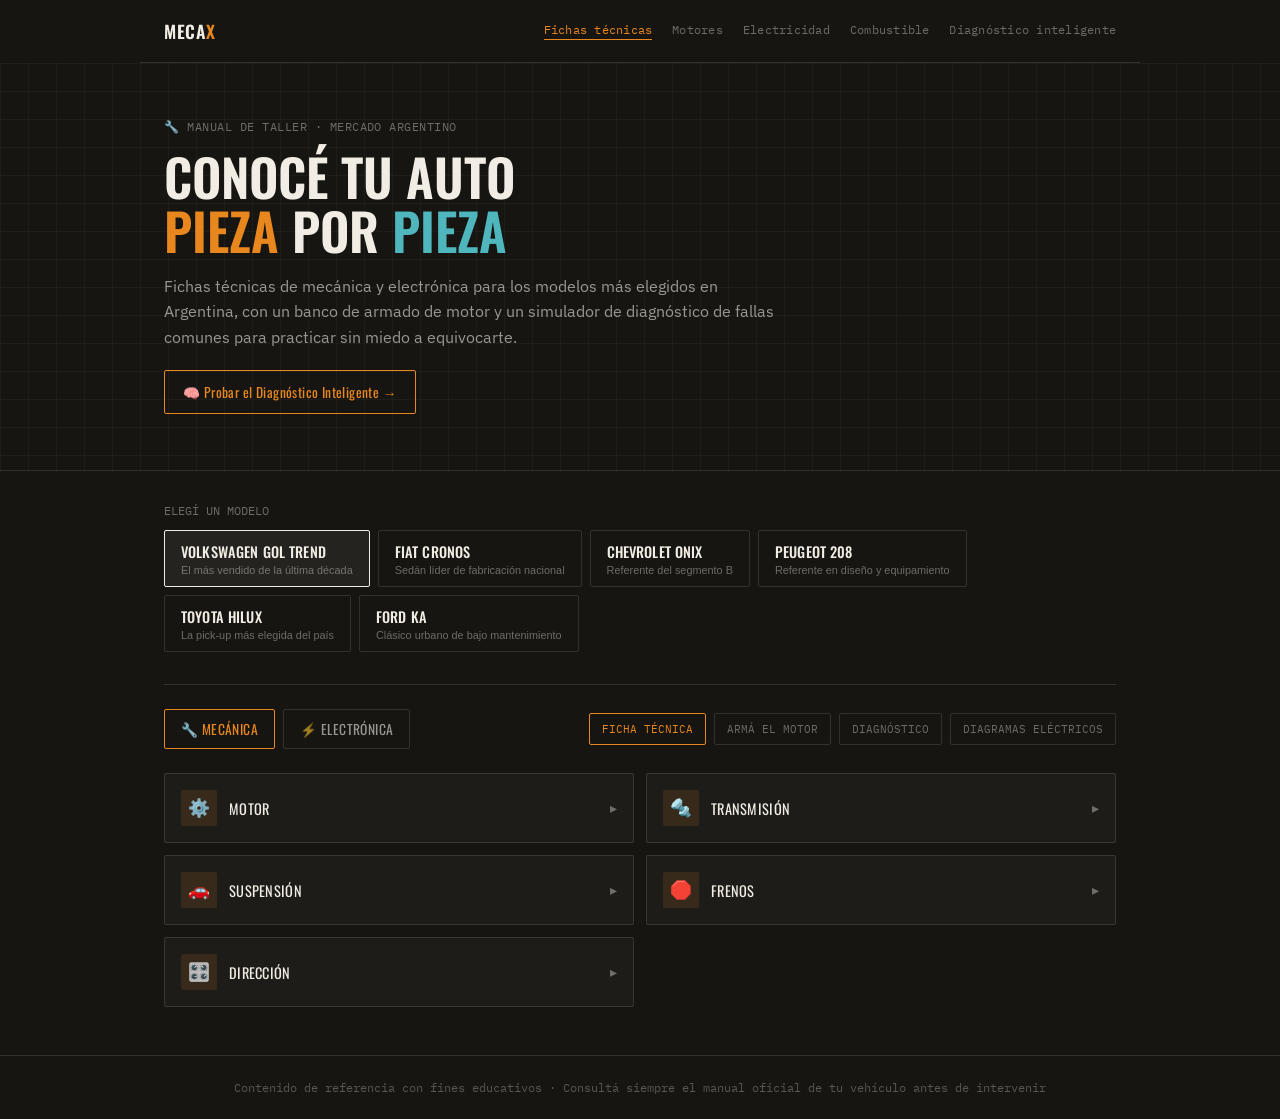
<file: index.html>
<!DOCTYPE html>
<html lang="es-AR">
<head>
<meta charset="UTF-8" />
<meta name="viewport" content="width=device-width, initial-scale=1.0" />
<title>Manual de Taller · Autos en Argentina</title>
<meta name="description" content="Fichas técnicas de mecánica y electrónica de los autos más elegidos en Argentina, con minijuegos de armado de motor y diagnóstico de fallas." />
<link rel="preconnect" href="https://fonts.googleapis.com">
<link rel="preconnect" href="https://fonts.gstatic.com" crossorigin>
<link href="https://fonts.googleapis.com/css2?family=Oswald:wght@400;500;600;700&family=IBM+Plex+Sans:wght@400;500;600&family=IBM+Plex+Mono:wght@400;500&display=swap" rel="stylesheet">
<link rel="stylesheet" href="style.css" />
</head>
<body>

  <nav class="topnav wrap">
    <a href="index.html" class="brand">MECA<span style="color:var(--mech)">X</span></a>
    <div class="nav-links">
      <a href="index.html" class="active">Fichas técnicas</a>
      <a href="motores.html">Motores</a>
      <a href="electricidad.html">Electricidad</a>
      <a href="combustible.html">Combustible</a>
      <a href="diagnostico-inteligente.html">Diagnóstico inteligente</a>
    </div>
  </nav>

  <header class="hero grid-bg">
    <div class="wrap">
      <div class="eyebrow"><span class="ico" style="color:var(--mech)">🔧</span> MANUAL DE TALLER · MERCADO ARGENTINO</div>
      <h1 class="title">
        CONOCÉ TU AUTO<br />
        <span style="color:var(--mech)">PIEZA</span> POR <span style="color:var(--elec)">PIEZA</span>
      </h1>
      <p class="subtitle">
        Fichas técnicas de mecánica y electrónica para los modelos más elegidos en Argentina, con un banco de armado
        de motor y un simulador de diagnóstico de fallas comunes para practicar sin miedo a equivocarte.
      </p>
      <a href="diagnostico-inteligente.html" class="hero-cta">🧠 Probar el Diagnóstico Inteligente →</a>
    </div>
  </header>

  <main class="wrap main">

    <section>
      <div class="label">ELEGÍ UN MODELO</div>
      <div id="car-selector" class="car-selector"></div>
    </section>

    <section class="panel-section">
      <div class="controls-row">
        <div id="system-tabs" class="system-tabs"></div>
        <div id="view-tabs" class="view-tabs"></div>
      </div>
      <div id="view-container"></div>
    </section>

  </main>

  <footer class="footer">
    <p>Contenido de referencia con fines educativos · Consultá siempre el manual oficial de tu vehículo antes de intervenir</p>
  </footer>

  <script src="data.js"></script>
  <script src="diagrams.js"></script>
  <script src="app.js"></script>
</body>
</html>
</file>
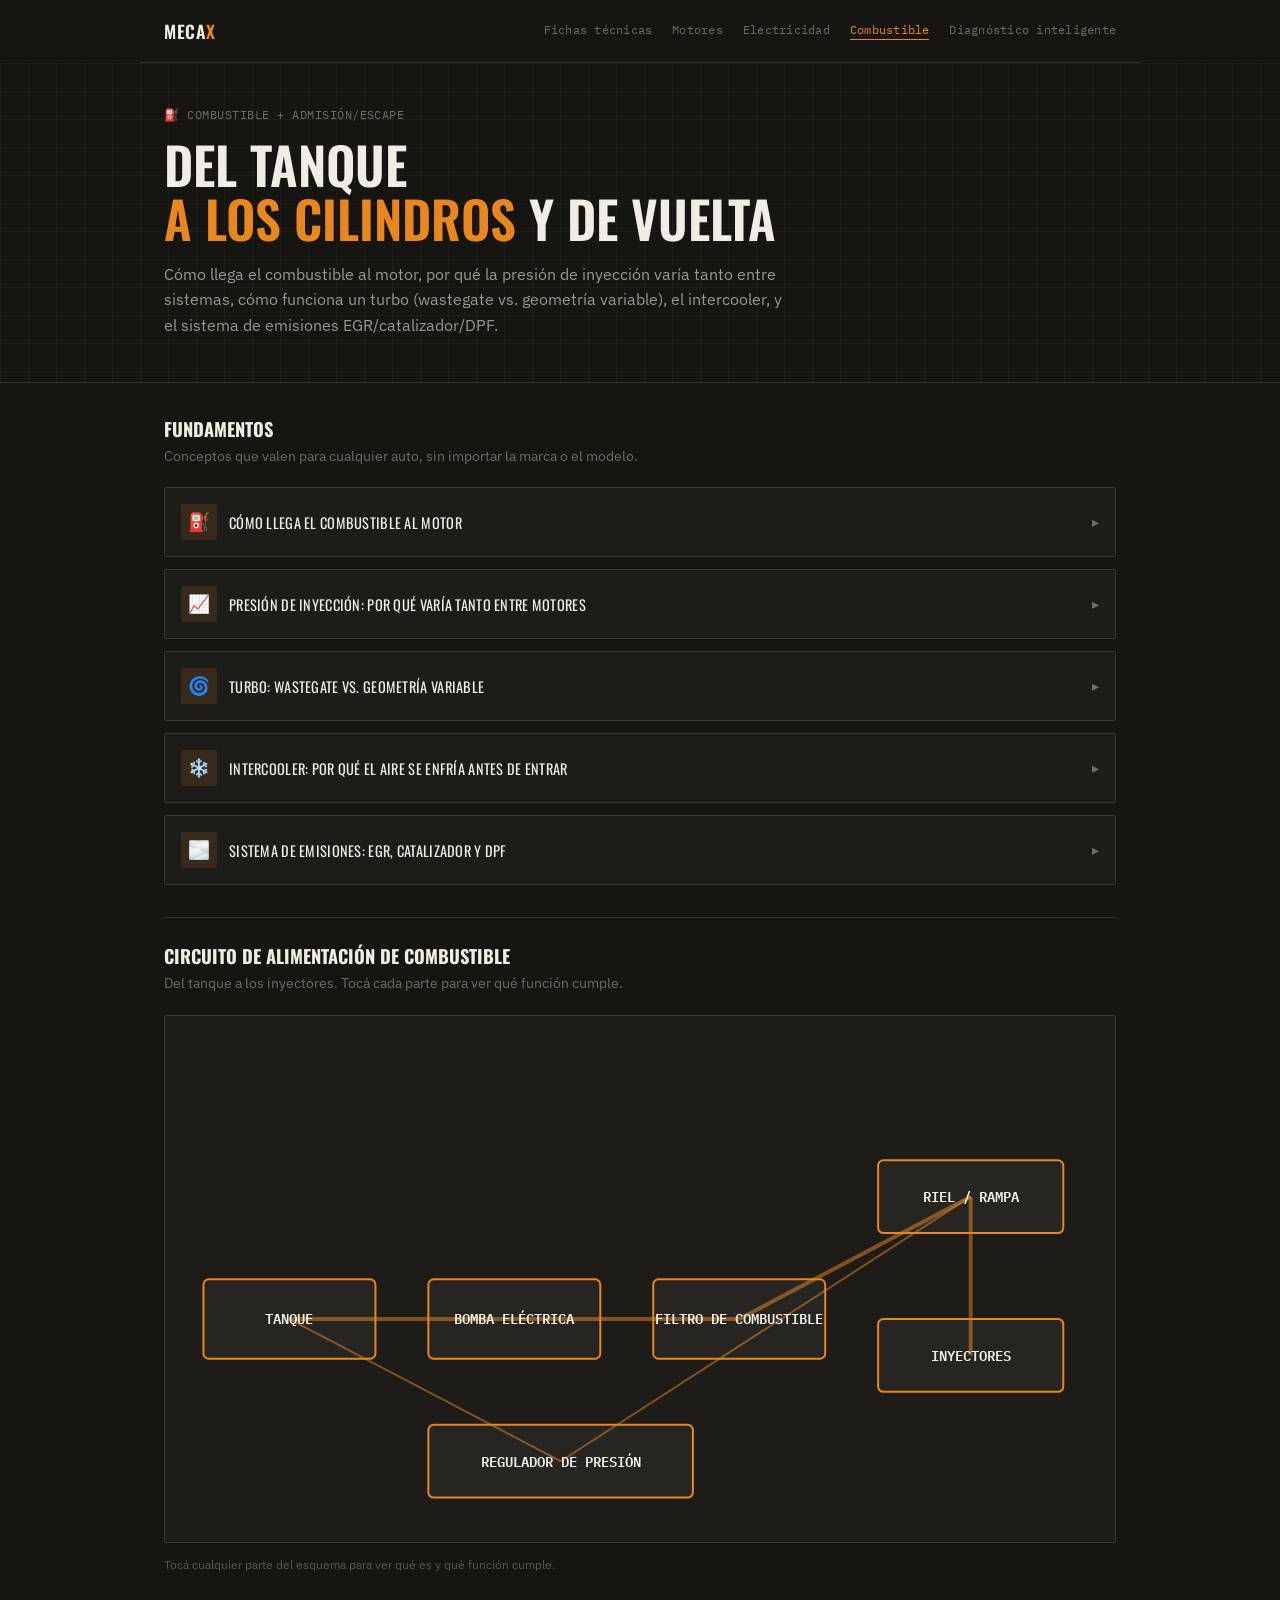
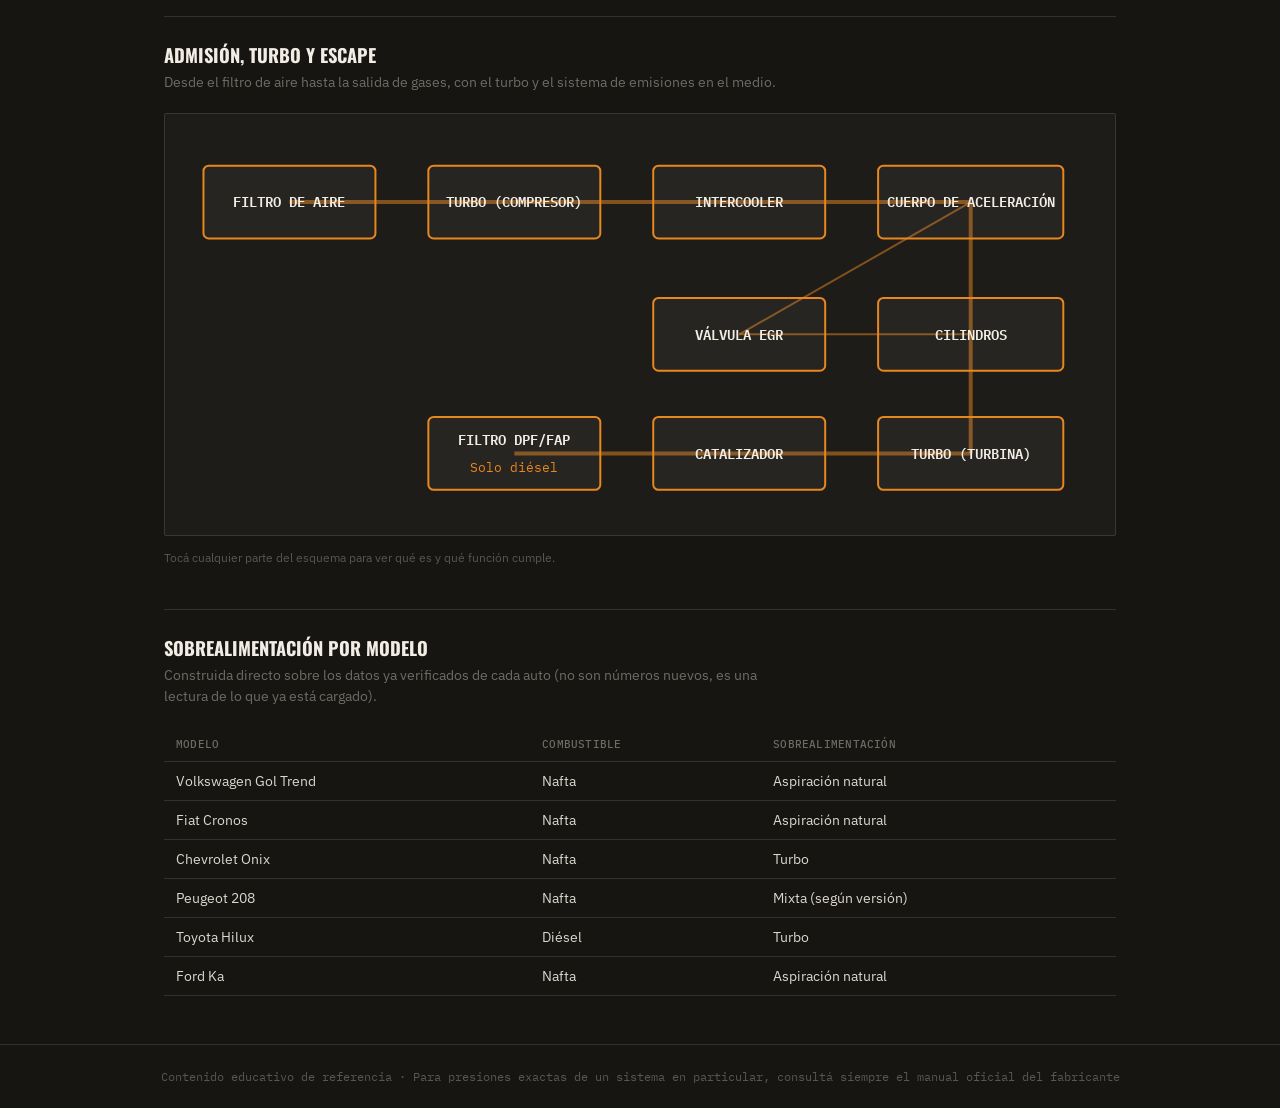
<file: combustible.html>
<!DOCTYPE html>
<html lang="es-AR">
<head>
<meta charset="UTF-8" />
<meta name="viewport" content="width=device-width, initial-scale=1.0" />
<title>Combustible y Admisión/Escape · Mecax</title>
<meta name="description" content="Bomba de combustible, presión de inyección (MPFI, GDI, common rail), turbo con wastegate y geometría variable, intercooler, y sistema de emisiones EGR/catalizador/DPF." />
<link rel="preconnect" href="https://fonts.googleapis.com">
<link rel="preconnect" href="https://fonts.gstatic.com" crossorigin>
<link href="https://fonts.googleapis.com/css2?family=Oswald:wght@400;500;600;700&family=IBM+Plex+Sans:wght@400;500;600&family=IBM+Plex+Mono:wght@400;500&display=swap" rel="stylesheet">
<link rel="stylesheet" href="style.css" />
</head>
<body>

  <nav class="topnav wrap">
    <a href="index.html" class="brand">MECA<span style="color:var(--mech)">X</span></a>
    <div class="nav-links">
      <a href="index.html">Fichas técnicas</a>
      <a href="motores.html">Motores</a>
      <a href="electricidad.html">Electricidad</a>
      <a href="combustible.html" class="active">Combustible</a>
      <a href="diagnostico-inteligente.html">Diagnóstico inteligente</a>
    </div>
  </nav>

  <header class="hero grid-bg diag-hero">
    <div class="wrap">
      <div class="eyebrow"><span class="ico" style="color:var(--mech)">⛽</span> COMBUSTIBLE + ADMISIÓN/ESCAPE</div>
      <h1 class="title">
        DEL TANQUE<br />
        <span style="color:var(--mech)">A LOS CILINDROS</span> Y DE VUELTA
      </h1>
      <p class="subtitle">
        Cómo llega el combustible al motor, por qué la presión de inyección varía tanto entre sistemas, cómo funciona un turbo (wastegate vs. geometría variable), el intercooler, y el sistema de emisiones EGR/catalizador/DPF.
      </p>
    </div>
  </header>

  <main class="wrap main">

    <section>
      <h3 class="game-title">FUNDAMENTOS</h3>
      <p class="game-desc">Conceptos que valen para cualquier auto, sin importar la marca o el modelo.</p>
      <div id="fuel-fundamentos-list" class="fundamentos-list"></div>
    </section>

    <section class="panel-section">
      <h3 class="game-title">CIRCUITO DE ALIMENTACIÓN DE COMBUSTIBLE</h3>
      <p class="game-desc">Del tanque a los inyectores. Tocá cada parte para ver qué función cumple.</p>
      <div id="fuel-circuit-container"></div>
    </section>

    <section class="panel-section">
      <h3 class="game-title">ADMISIÓN, TURBO Y ESCAPE</h3>
      <p class="game-desc">Desde el filtro de aire hasta la salida de gases, con el turbo y el sistema de emisiones en el medio.</p>
      <div id="intake-circuit-container"></div>
    </section>

    <section class="panel-section">
      <h3 class="game-title">SOBREALIMENTACIÓN POR MODELO</h3>
      <p class="game-desc">Construida directo sobre los datos ya verificados de cada auto (no son números nuevos, es una lectura de lo que ya está cargado).</p>
      <div id="fuel-table"></div>
    </section>

  </main>

  <footer class="footer">
    <p>Contenido educativo de referencia · Para presiones exactas de un sistema en particular, consultá siempre el manual oficial del fabricante</p>
  </footer>

  <script src="data.js"></script>
  <script src="diagrams.js"></script>
  <script src="combustible-data.js"></script>
  <script src="combustible-app.js"></script>
</body>
</html>
</file>
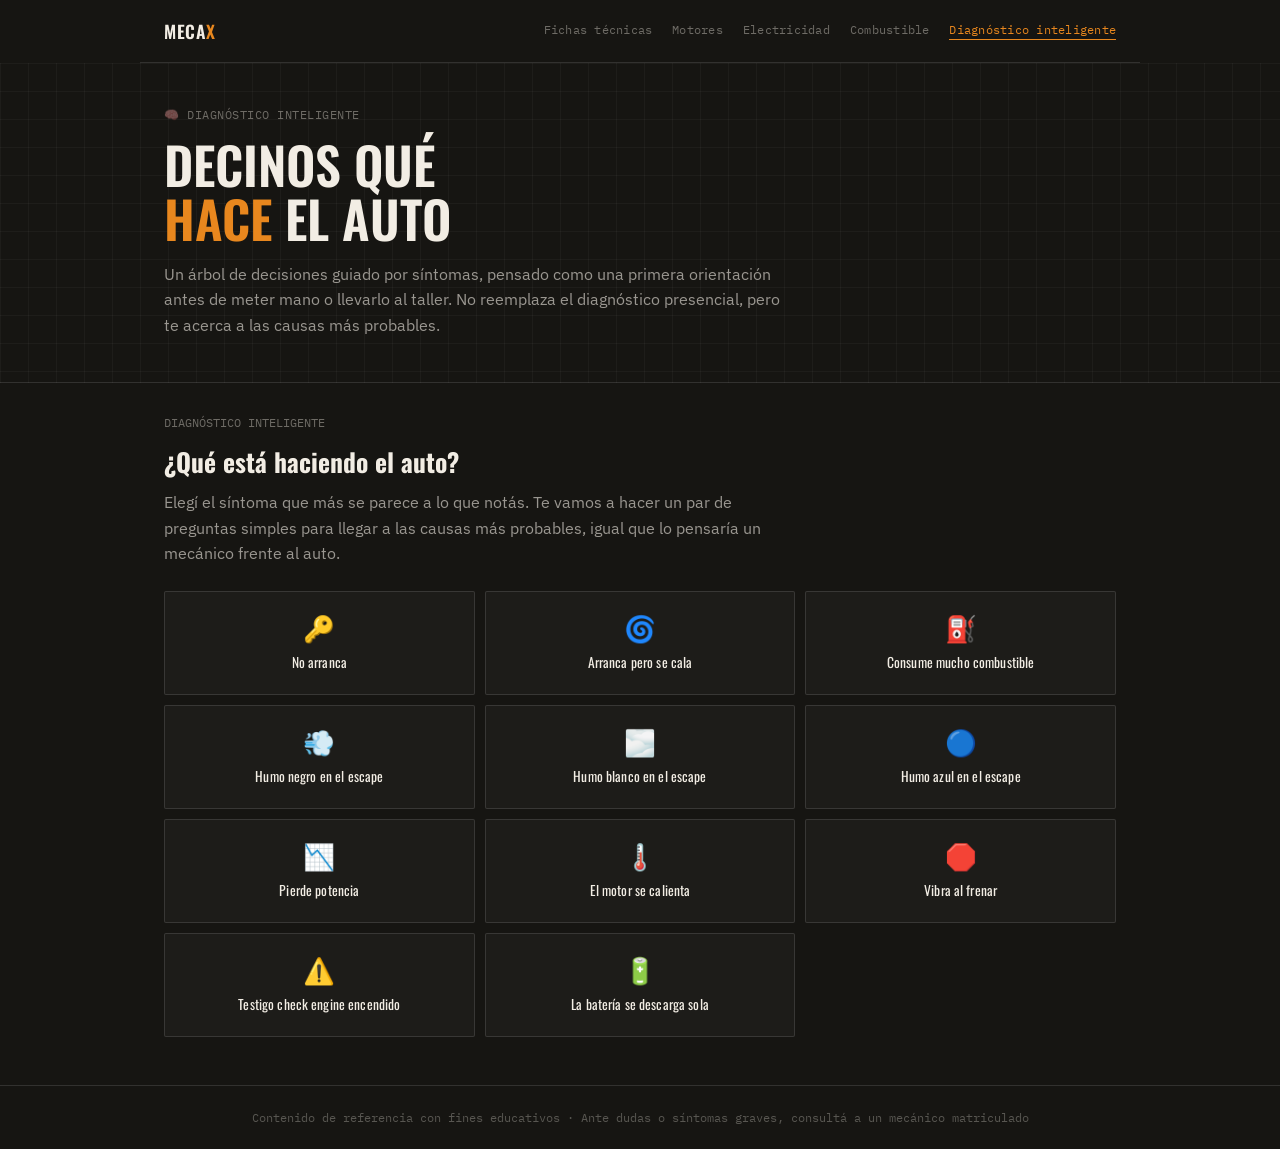
<file: diagnostico-inteligente.html>
<!DOCTYPE html>
<html lang="es-AR">
<head>
<meta charset="UTF-8" />
<meta name="viewport" content="width=device-width, initial-scale=1.0" />
<title>Diagnóstico Inteligente · Mecax</title>
<meta name="description" content="Elegí un síntoma y seguí el árbol de diagnóstico para encontrar las causas más probables, como lo pensaría un mecánico." />
<link rel="preconnect" href="https://fonts.googleapis.com">
<link rel="preconnect" href="https://fonts.gstatic.com" crossorigin>
<link href="https://fonts.googleapis.com/css2?family=Oswald:wght@400;500;600;700&family=IBM+Plex+Sans:wght@400;500;600&family=IBM+Plex+Mono:wght@400;500&display=swap" rel="stylesheet">
<link rel="stylesheet" href="style.css" />
</head>
<body>

  <nav class="topnav wrap">
    <a href="index.html" class="brand">MECA<span style="color:var(--mech)">X</span></a>
    <div class="nav-links">
      <a href="index.html">Fichas técnicas</a>
      <a href="motores.html">Motores</a>
      <a href="electricidad.html">Electricidad</a>
      <a href="combustible.html">Combustible</a>
      <a href="diagnostico-inteligente.html" class="active">Diagnóstico inteligente</a>
    </div>
  </nav>

  <header class="hero grid-bg diag-hero">
    <div class="wrap">
      <div class="eyebrow"><span class="ico">🧠</span> DIAGNÓSTICO INTELIGENTE</div>
      <h1 class="title">
        DECINOS QUÉ<br />
        <span style="color:var(--mech)">HACE</span> EL AUTO
      </h1>
      <p class="subtitle">
        Un árbol de decisiones guiado por síntomas, pensado como una primera orientación antes de meter mano o llevarlo al taller. No reemplaza el diagnóstico presencial, pero te acerca a las causas más probables.
      </p>
    </div>
  </header>

  <main class="wrap main">
    <div id="diag-app"></div>
  </main>

  <footer class="footer">
    <p>Contenido de referencia con fines educativos · Ante dudas o síntomas graves, consultá a un mecánico matriculado</p>
  </footer>

  <script src="diag-data.js"></script>
  <script src="diag-app.js"></script>
</body>
</html>
</file>
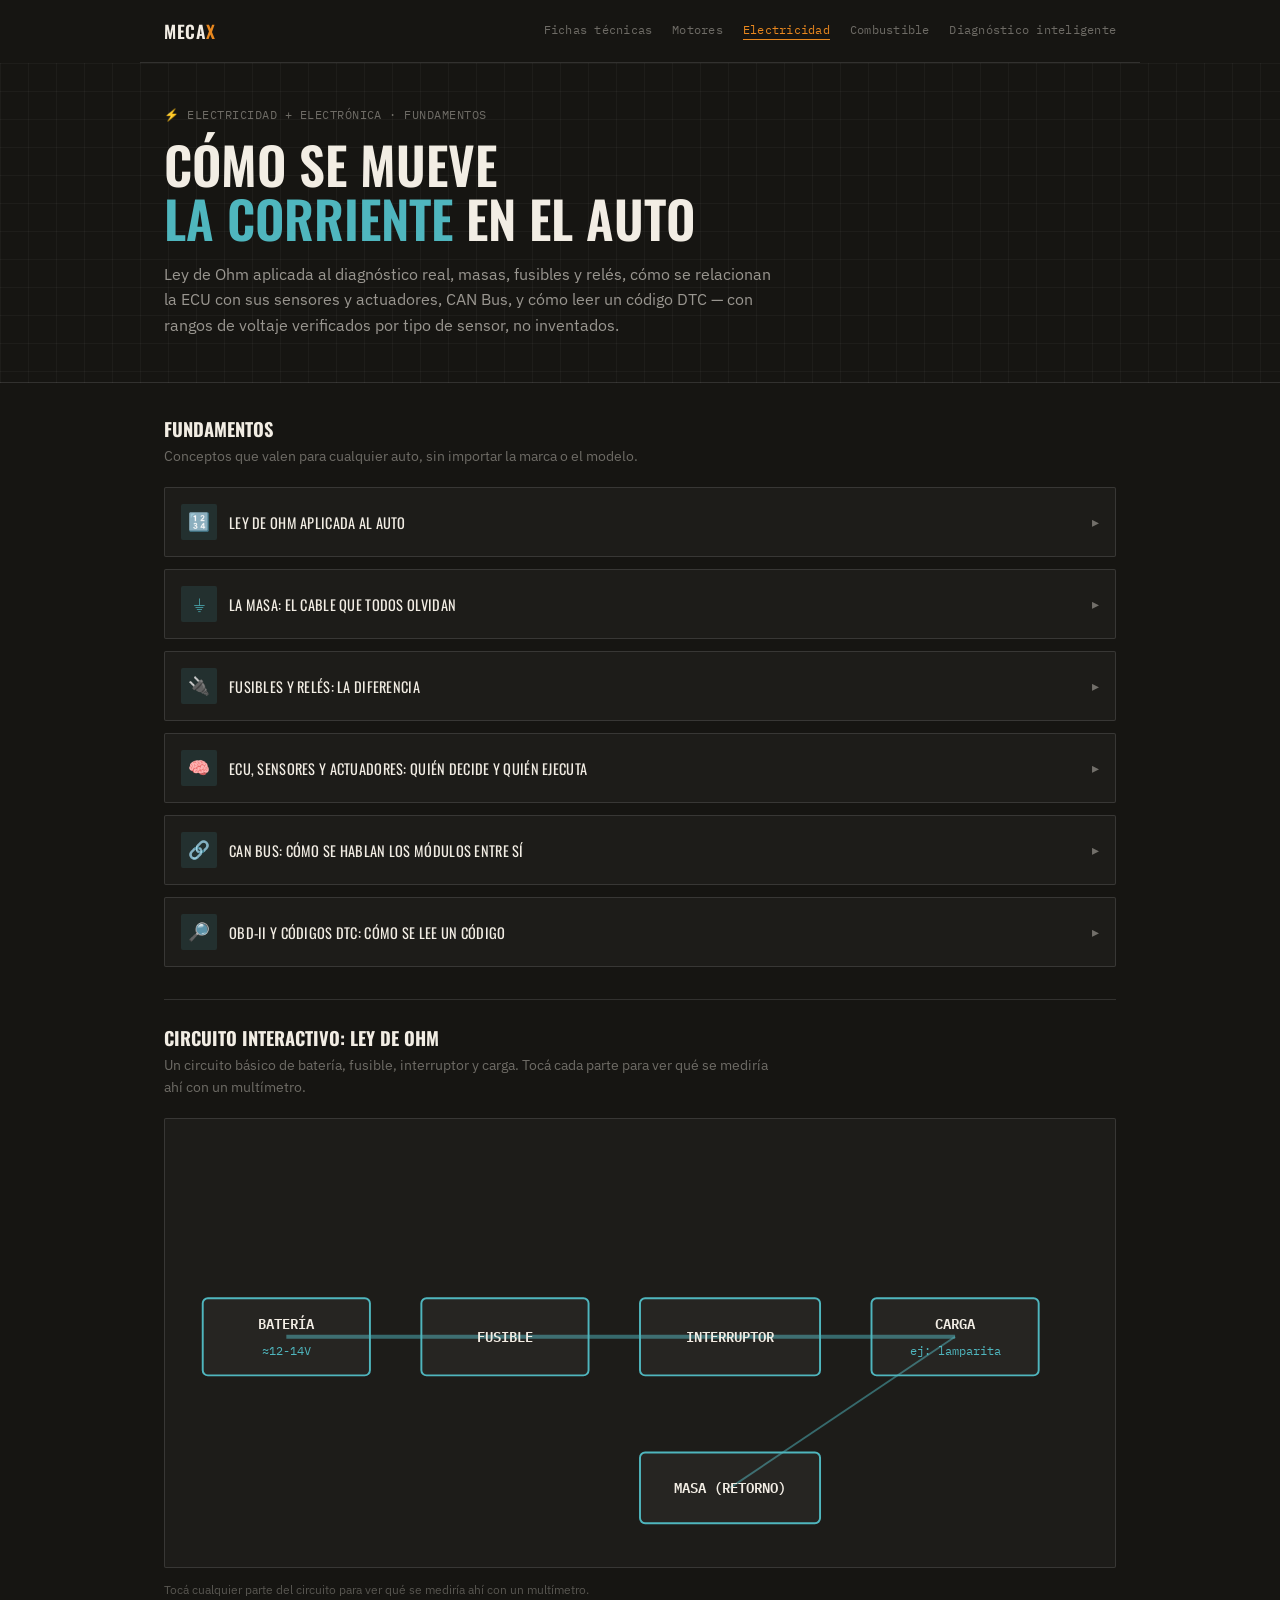
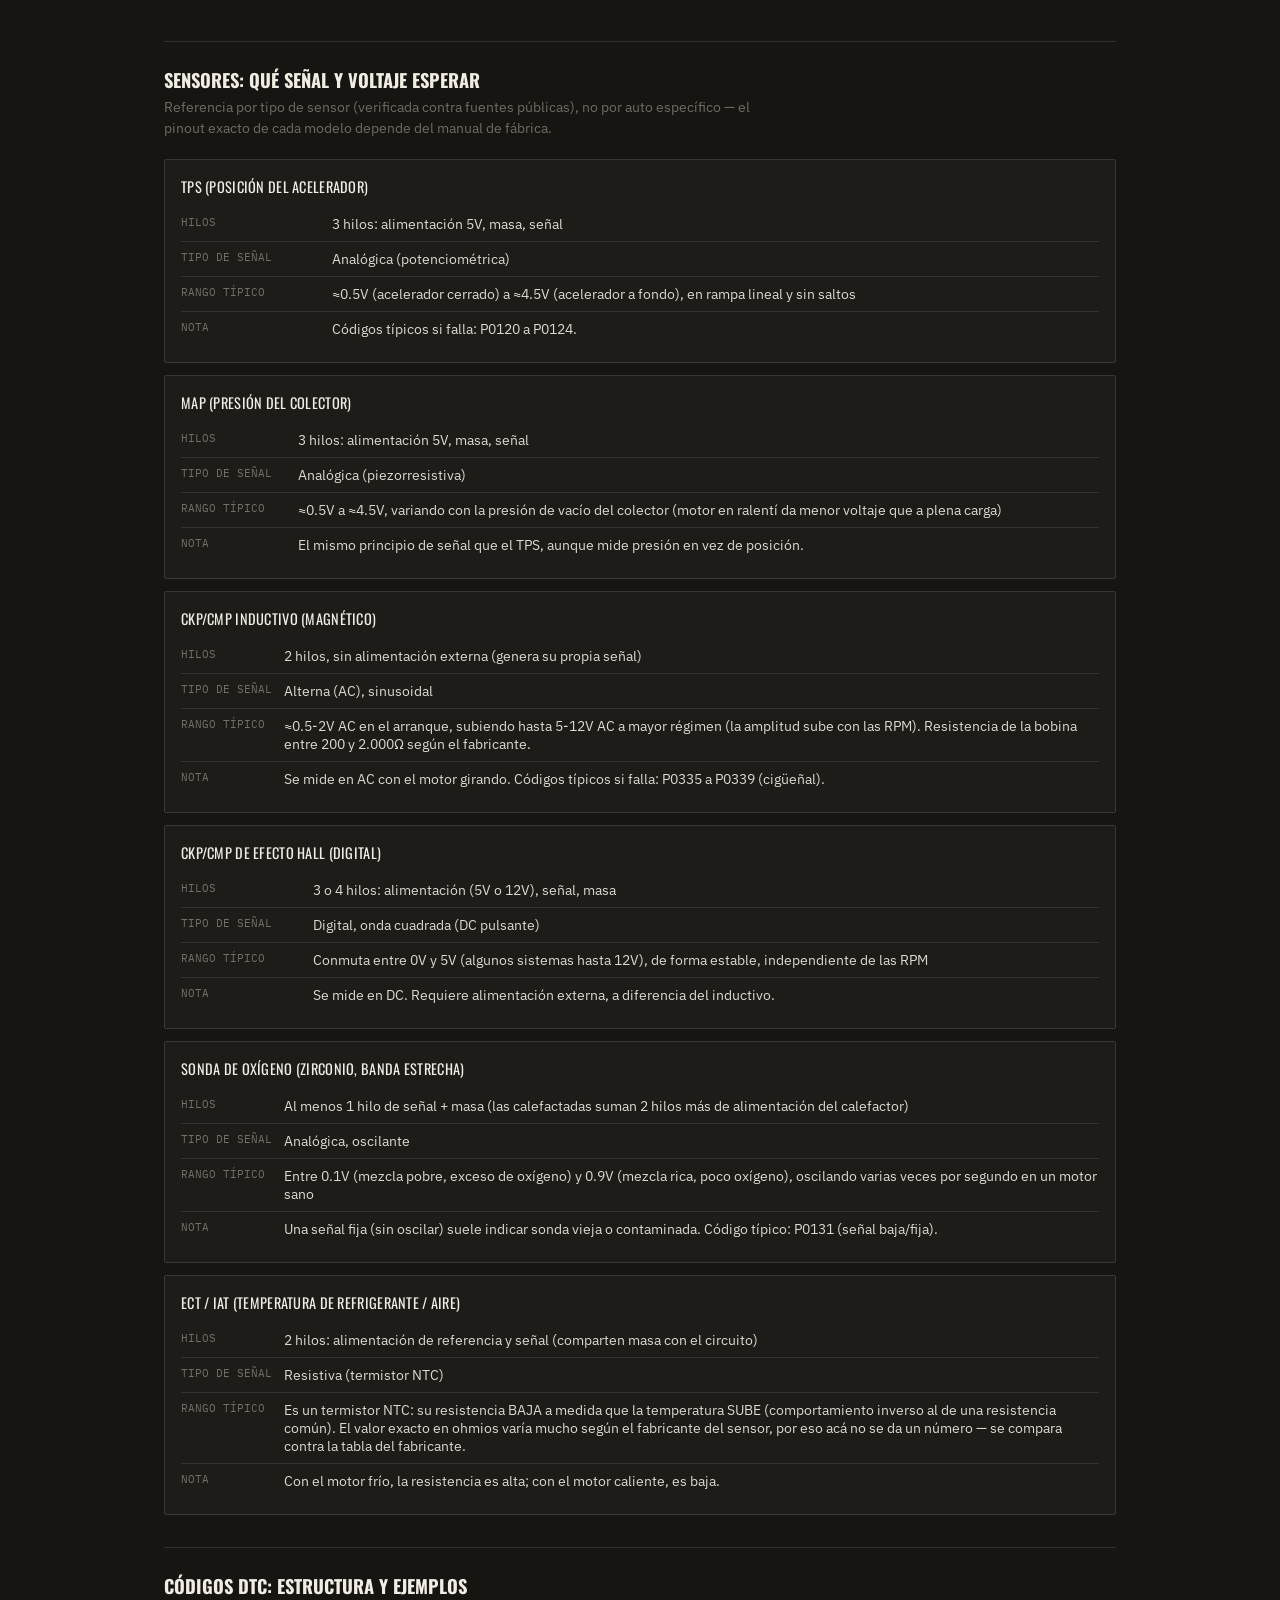
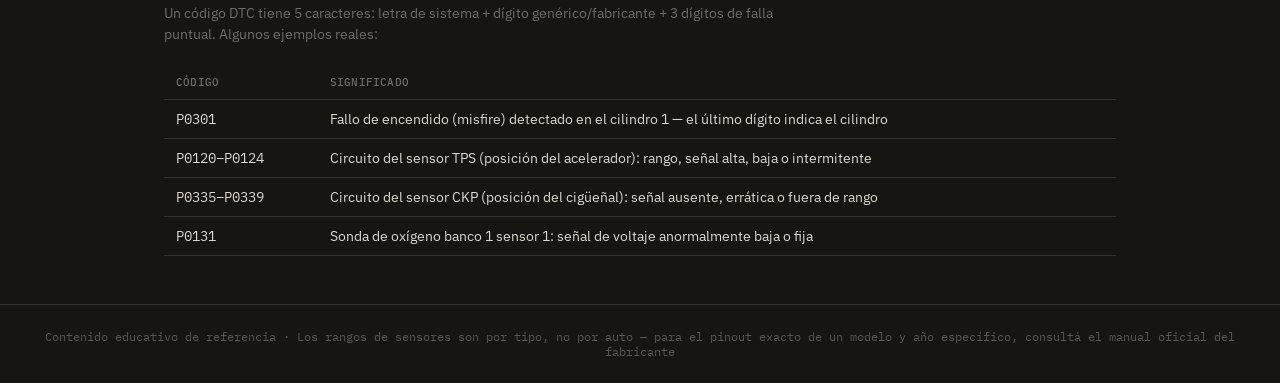
<file: electricidad.html>
<!DOCTYPE html>
<html lang="es-AR">
<head>
<meta charset="UTF-8" />
<meta name="viewport" content="width=device-width, initial-scale=1.0" />
<title>Electricidad y Electrónica · Mecax</title>
<meta name="description" content="Ley de Ohm aplicada, masas, fusibles y relés, ECU, sensores y actuadores, CAN Bus, y cómo leer un código DTC. Con referencia verificada de voltajes típicos por tipo de sensor." />
<link rel="preconnect" href="https://fonts.googleapis.com">
<link rel="preconnect" href="https://fonts.gstatic.com" crossorigin>
<link href="https://fonts.googleapis.com/css2?family=Oswald:wght@400;500;600;700&family=IBM+Plex+Sans:wght@400;500;600&family=IBM+Plex+Mono:wght@400;500&display=swap" rel="stylesheet">
<link rel="stylesheet" href="style.css" />
</head>
<body>

  <nav class="topnav wrap">
    <a href="index.html" class="brand">MECA<span style="color:var(--mech)">X</span></a>
    <div class="nav-links">
      <a href="index.html">Fichas técnicas</a>
      <a href="motores.html">Motores</a>
      <a href="electricidad.html" class="active">Electricidad</a>
      <a href="combustible.html">Combustible</a>
      <a href="diagnostico-inteligente.html">Diagnóstico inteligente</a>
    </div>
  </nav>

  <header class="hero grid-bg diag-hero">
    <div class="wrap">
      <div class="eyebrow"><span class="ico" style="color:var(--elec)">⚡</span> ELECTRICIDAD + ELECTRÓNICA · FUNDAMENTOS</div>
      <h1 class="title">
        CÓMO SE MUEVE<br />
        <span style="color:var(--elec)">LA CORRIENTE</span> EN EL AUTO
      </h1>
      <p class="subtitle">
        Ley de Ohm aplicada al diagnóstico real, masas, fusibles y relés, cómo se relacionan la ECU con sus sensores y actuadores, CAN Bus, y cómo leer un código DTC — con rangos de voltaje verificados por tipo de sensor, no inventados.
      </p>
    </div>
  </header>

  <main class="wrap main">

    <section>
      <h3 class="game-title">FUNDAMENTOS</h3>
      <p class="game-desc">Conceptos que valen para cualquier auto, sin importar la marca o el modelo.</p>
      <div id="elec-fundamentos-list" class="fundamentos-list"></div>
    </section>

    <section class="panel-section">
      <h3 class="game-title">CIRCUITO INTERACTIVO: LEY DE OHM</h3>
      <p class="game-desc">Un circuito básico de batería, fusible, interruptor y carga. Tocá cada parte para ver qué se mediría ahí con un multímetro.</p>
      <div id="ohm-container"></div>
    </section>

    <section class="panel-section">
      <h3 class="game-title">SENSORES: QUÉ SEÑAL Y VOLTAJE ESPERAR</h3>
      <p class="game-desc">Referencia por tipo de sensor (verificada contra fuentes públicas), no por auto específico — el pinout exacto de cada modelo depende del manual de fábrica.</p>
      <div id="sensor-reference-list" class="fundamentos-list"></div>
    </section>

    <section class="panel-section">
      <h3 class="game-title">CÓDIGOS DTC: ESTRUCTURA Y EJEMPLOS</h3>
      <p class="game-desc">Un código DTC tiene 5 caracteres: letra de sistema + dígito genérico/fabricante + 3 dígitos de falla puntual. Algunos ejemplos reales:</p>
      <div id="dtc-table"></div>
    </section>

  </main>

  <footer class="footer">
    <p>Contenido educativo de referencia · Los rangos de sensores son por tipo, no por auto — para el pinout exacto de un modelo y año específico, consultá el manual oficial del fabricante</p>
  </footer>

  <script src="data.js"></script>
  <script src="diagrams.js"></script>
  <script src="electricidad-data.js"></script>
  <script src="electricidad-app.js"></script>
</body>
</html>
</file>
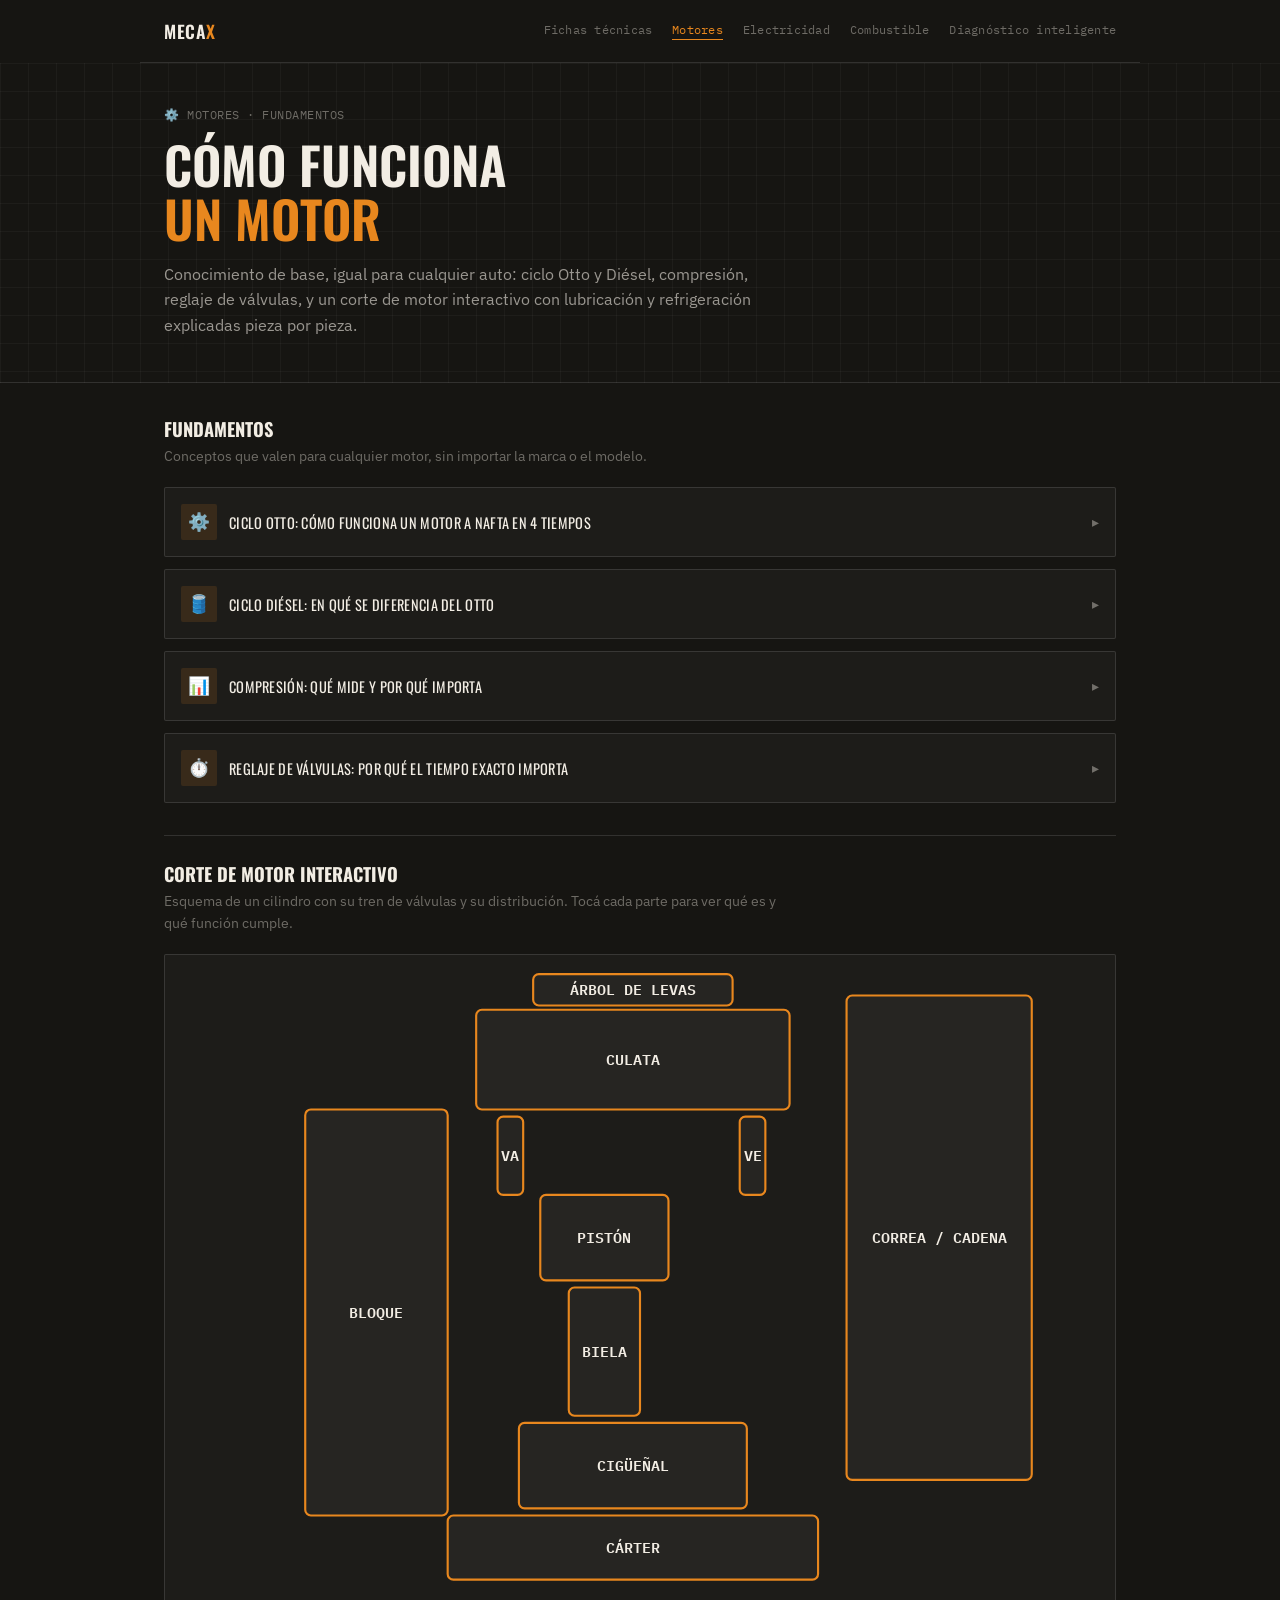
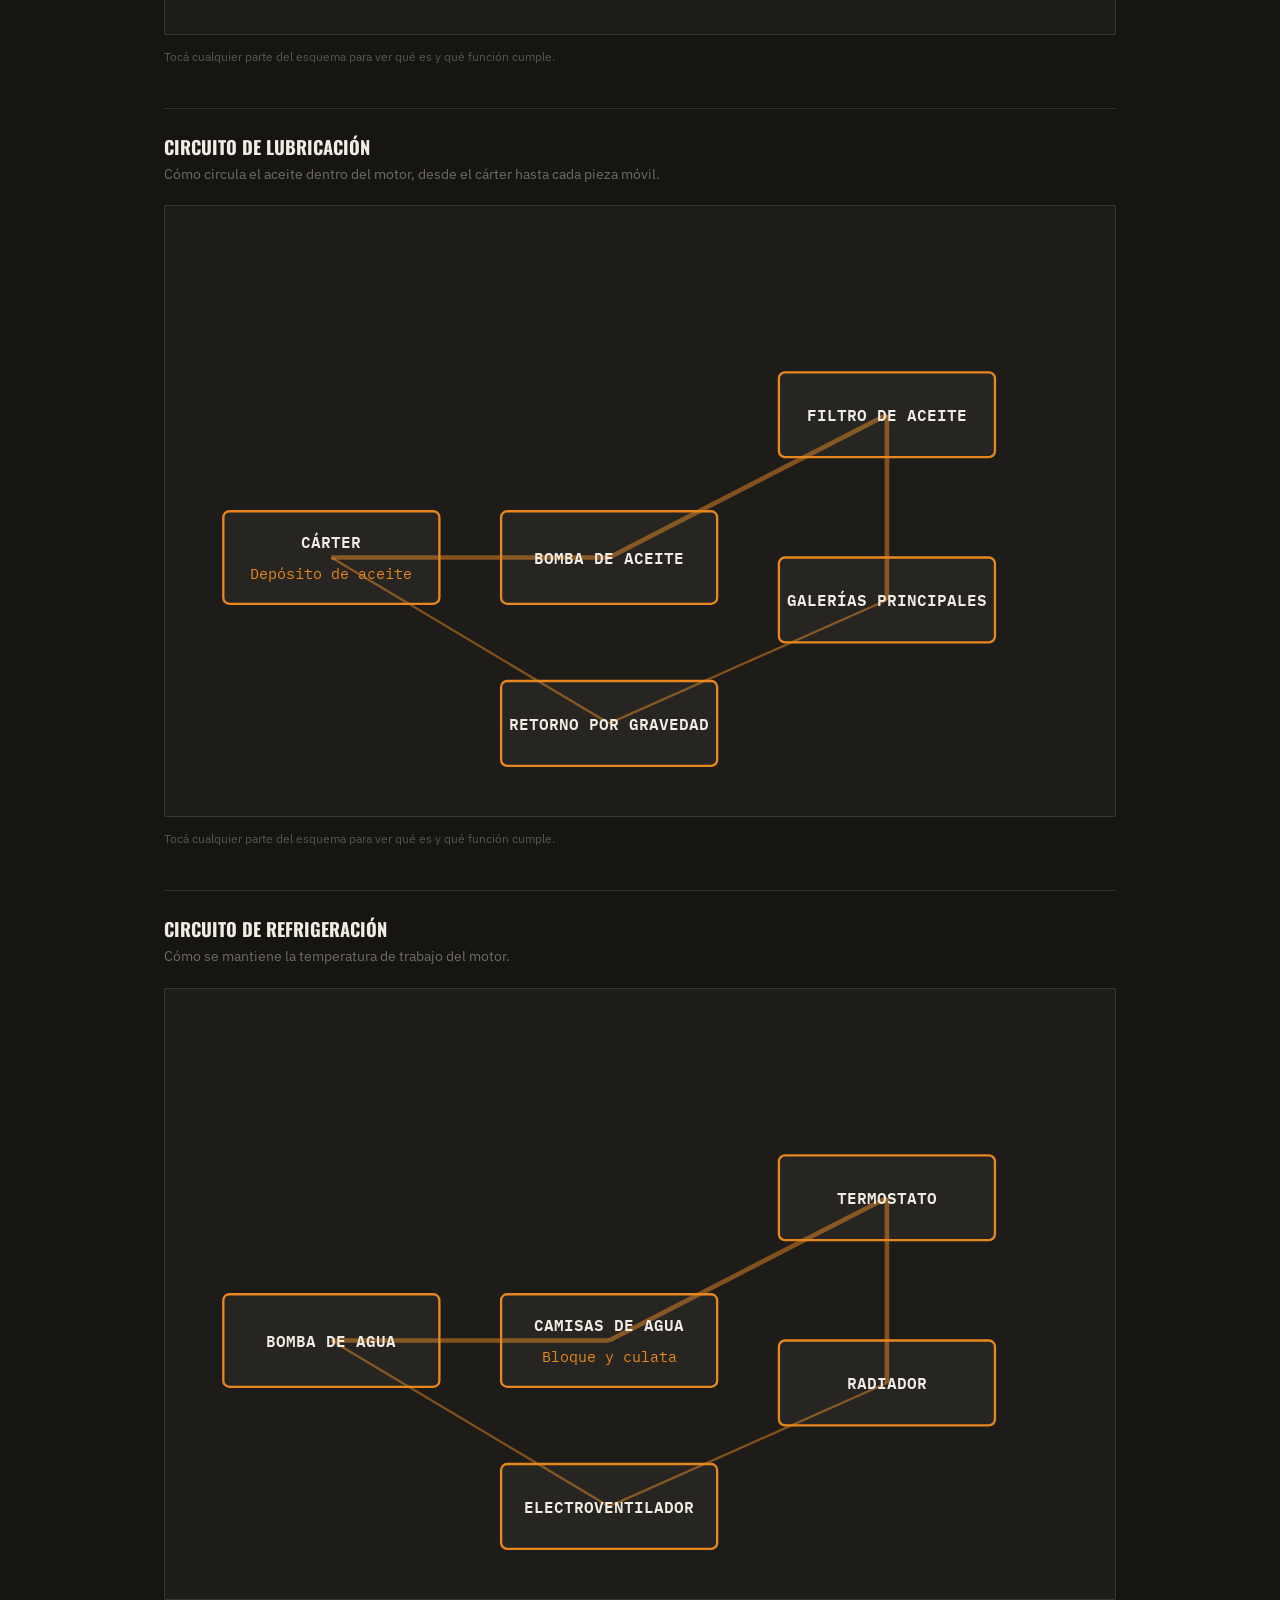
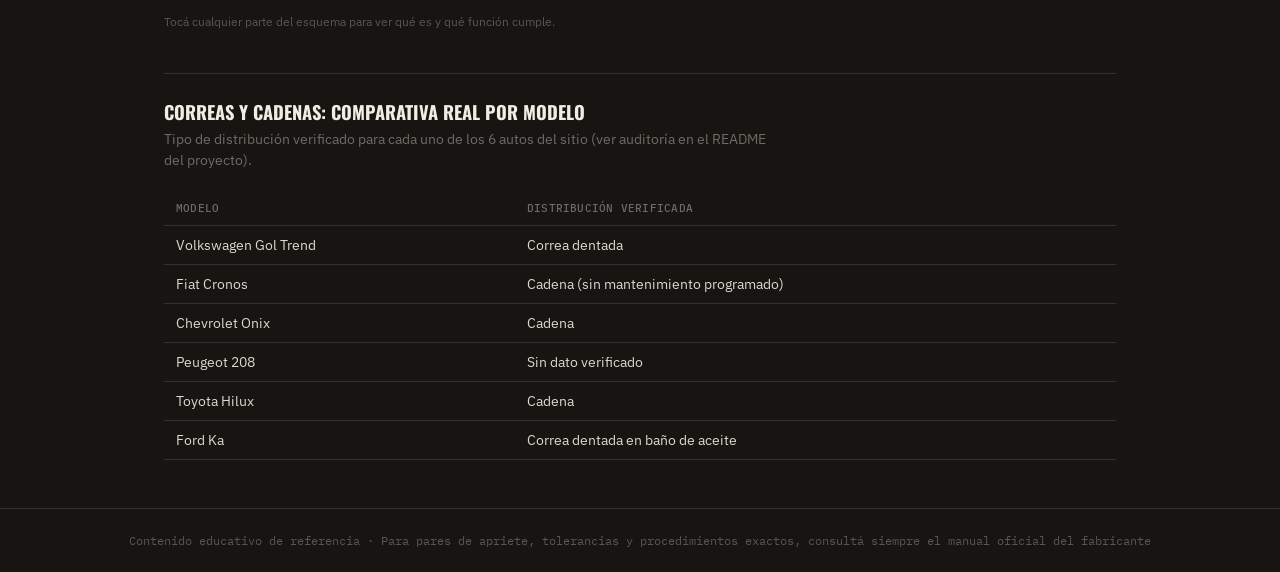
<file: motores.html>
<!DOCTYPE html>
<html lang="es-AR">
<head>
<meta charset="UTF-8" />
<meta name="viewport" content="width=device-width, initial-scale=1.0" />
<title>Motores · Mecax</title>
<meta name="description" content="Cómo funciona un motor: ciclo Otto, ciclo Diésel, compresión, reglaje de válvulas, corte de motor interactivo, lubricación y refrigeración." />
<link rel="preconnect" href="https://fonts.googleapis.com">
<link rel="preconnect" href="https://fonts.gstatic.com" crossorigin>
<link href="https://fonts.googleapis.com/css2?family=Oswald:wght@400;500;600;700&family=IBM+Plex+Sans:wght@400;500;600&family=IBM+Plex+Mono:wght@400;500&display=swap" rel="stylesheet">
<link rel="stylesheet" href="style.css" />
</head>
<body>

  <nav class="topnav wrap">
    <a href="index.html" class="brand">MECA<span style="color:var(--mech)">X</span></a>
    <div class="nav-links">
      <a href="index.html">Fichas técnicas</a>
      <a href="motores.html" class="active">Motores</a>
      <a href="electricidad.html">Electricidad</a>
      <a href="combustible.html">Combustible</a>
      <a href="diagnostico-inteligente.html">Diagnóstico inteligente</a>
    </div>
  </nav>

  <header class="hero grid-bg diag-hero">
    <div class="wrap">
      <div class="eyebrow"><span class="ico" style="color:var(--mech)">⚙️</span> MOTORES · FUNDAMENTOS</div>
      <h1 class="title">
        CÓMO FUNCIONA<br />
        <span style="color:var(--mech)">UN MOTOR</span>
      </h1>
      <p class="subtitle">
        Conocimiento de base, igual para cualquier auto: ciclo Otto y Diésel, compresión, reglaje de válvulas, y un corte de motor interactivo con lubricación y refrigeración explicadas pieza por pieza.
      </p>
    </div>
  </header>

  <main class="wrap main">

    <section>
      <h3 class="game-title">FUNDAMENTOS</h3>
      <p class="game-desc">Conceptos que valen para cualquier motor, sin importar la marca o el modelo.</p>
      <div id="fundamentos-list" class="fundamentos-list"></div>
    </section>

    <section class="panel-section">
      <h3 class="game-title">CORTE DE MOTOR INTERACTIVO</h3>
      <p class="game-desc">Esquema de un cilindro con su tren de válvulas y su distribución. Tocá cada parte para ver qué es y qué función cumple.</p>
      <div id="cutaway-container"></div>
    </section>

    <section class="panel-section">
      <h3 class="game-title">CIRCUITO DE LUBRICACIÓN</h3>
      <p class="game-desc">Cómo circula el aceite dentro del motor, desde el cárter hasta cada pieza móvil.</p>
      <div id="oil-container"></div>
    </section>

    <section class="panel-section">
      <h3 class="game-title">CIRCUITO DE REFRIGERACIÓN</h3>
      <p class="game-desc">Cómo se mantiene la temperatura de trabajo del motor.</p>
      <div id="cooling-container"></div>
    </section>

    <section class="panel-section">
      <h3 class="game-title">CORREAS Y CADENAS: COMPARATIVA REAL POR MODELO</h3>
      <p class="game-desc">Tipo de distribución verificado para cada uno de los 6 autos del sitio (ver auditoría en el README del proyecto).</p>
      <div id="distribution-table"></div>
    </section>

  </main>

  <footer class="footer">
    <p>Contenido educativo de referencia · Para pares de apriete, tolerancias y procedimientos exactos, consultá siempre el manual oficial del fabricante</p>
  </footer>

  <script src="data.js"></script>
  <script src="diagrams.js"></script>
  <script src="motores-data.js"></script>
  <script src="motores-app.js"></script>
</body>
</html>
</file>
<file: style.css>
:root {
  --bg: #161512;
  --panel: rgba(255,255,255,0.03);
  --border: rgba(255,255,255,0.12);
  --text: #F2EDE4;
  --text-dim: rgba(242,237,228,0.6);
  --text-dimmer: rgba(242,237,228,0.4);
  --mech: #E8871E;
  --elec: #4FB6BE;
  --danger: #C0463C;
  --danger-text: #E58077;
}

* { box-sizing: border-box; }

html, body {
  margin: 0;
  padding: 0;
  background: var(--bg);
  color: var(--text);
  font-family: 'IBM Plex Sans', sans-serif;
  -webkit-font-smoothing: antialiased;
}

.wrap {
  max-width: 1000px;
  margin: 0 auto;
  padding: 0 24px;
}

.mono { font-family: 'IBM Plex Mono', monospace; }

/* ---------- HERO ---------- */

.grid-bg {
  background-image:
    linear-gradient(rgba(255,255,255,0.035) 1px, transparent 1px),
    linear-gradient(90deg, rgba(255,255,255,0.035) 1px, transparent 1px);
  background-size: 28px 28px;
}

.hero {
  border-bottom: 1px solid var(--border);
  padding: 56px 0;
}

.eyebrow {
  font-family: 'IBM Plex Mono', monospace;
  font-size: 0.75rem;
  color: var(--text-dimmer);
  display: flex;
  align-items: center;
  gap: 8px;
  margin-bottom: 16px;
  letter-spacing: 0.04em;
}

.title {
  font-family: 'Oswald', sans-serif;
  font-weight: 600;
  font-size: clamp(2.2rem, 5vw, 3.2rem);
  line-height: 1.05;
  margin: 0 0 16px 0;
}

.subtitle {
  color: var(--text-dim);
  max-width: 620px;
  line-height: 1.6;
  margin: 0;
}

/* ---------- MAIN ---------- */

.main {
  padding: 32px 24px 48px;
  display: flex;
  flex-direction: column;
  gap: 32px;
}

.label {
  font-family: 'IBM Plex Mono', monospace;
  font-size: 0.75rem;
  color: var(--text-dimmer);
  margin-bottom: 12px;
}

/* ---------- CAR SELECTOR ---------- */

.car-selector {
  display: flex;
  flex-wrap: wrap;
  gap: 8px;
}

.car-card {
  border: 1px solid var(--border);
  background: transparent;
  border-radius: 2px;
  padding: 10px 16px;
  text-align: left;
  cursor: pointer;
  color: var(--text);
  transition: border-color 0.15s, background 0.15s;
}

.car-card:hover { border-color: rgba(255,255,255,0.3); }

.car-card.active {
  border-color: var(--text);
  background: rgba(255,255,255,0.06);
}

.car-card .name {
  font-family: 'Oswald', sans-serif;
  font-size: 0.9rem;
  font-weight: 500;
  letter-spacing: 0.01em;
}

.car-card .tag {
  font-size: 0.68rem;
  color: var(--text-dimmer);
  margin-top: 2px;
}

/* ---------- TABS ---------- */

.panel-section {
  border-top: 1px solid var(--border);
  padding-top: 24px;
}

.controls-row {
  display: flex;
  flex-wrap: wrap;
  align-items: center;
  justify-content: space-between;
  gap: 16px;
  margin-bottom: 24px;
}

.system-tabs, .view-tabs {
  display: flex;
  gap: 8px;
}

.tab-btn {
  display: flex;
  align-items: center;
  gap: 8px;
  padding: 9px 16px;
  border-radius: 2px;
  border: 1px solid var(--border);
  background: transparent;
  color: var(--text-dim);
  font-family: 'Oswald', sans-serif;
  letter-spacing: 0.03em;
  font-size: 0.85rem;
  cursor: pointer;
}

.view-tabs .tab-btn {
  font-family: 'IBM Plex Mono', monospace;
  font-size: 0.7rem;
  padding: 8px 12px;
  letter-spacing: normal;
}

/* ---------- INFO CARDS ---------- */

.info-grid {
  display: grid;
  grid-template-columns: 1fr;
  gap: 12px;
}

@media (min-width: 640px) {
  .info-grid { grid-template-columns: 1fr 1fr; }
}

.info-card {
  border: 1px solid var(--border);
  background: var(--panel);
  border-radius: 2px;
  overflow: hidden;
}

.info-card-header {
  width: 100%;
  display: flex;
  align-items: center;
  justify-content: space-between;
  gap: 12px;
  padding: 16px;
  background: transparent;
  border: none;
  cursor: pointer;
  color: var(--text);
  text-align: left;
}

.info-card-left {
  display: flex;
  align-items: center;
  gap: 12px;
}

.icon-badge {
  width: 36px;
  height: 36px;
  border-radius: 2px;
  display: flex;
  align-items: center;
  justify-content: center;
  font-size: 1.1rem;
  flex-shrink: 0;
}

.info-card-title {
  font-family: 'Oswald', sans-serif;
  font-size: 0.9rem;
  letter-spacing: 0.02em;
}

.chevron {
  color: var(--text-dimmer);
  transition: transform 0.15s;
  font-size: 0.9rem;
}

.chevron.open { transform: rotate(90deg); }

.info-card-body {
  padding: 0 16px 16px;
}

.info-card-desc {
  font-size: 0.88rem;
  color: var(--text-dim);
  line-height: 1.6;
  margin: 0 0 12px 0;
}

.spec-table {
  width: 100%;
  border-collapse: collapse;
  font-size: 0.85rem;
}

.spec-table tr { border-bottom: 1px solid rgba(255,255,255,0.1); }
.spec-table tr:last-child { border-bottom: none; }

.spec-table td {
  padding: 8px 0;
  vertical-align: top;
}

.spec-table td:first-child {
  color: var(--text-dimmer);
  font-family: 'IBM Plex Mono', monospace;
  font-size: 0.7rem;
  white-space: nowrap;
  padding-right: 12px;
}

.spec-table td:last-child { color: rgba(242,237,228,0.9); }

/* ---------- GAMES: SHARED ---------- */

.game-title {
  font-family: 'Oswald', sans-serif;
  font-size: 1.15rem;
  margin: 0 0 4px 0;
}

.game-desc {
  font-size: 0.88rem;
  color: var(--text-dimmer);
  max-width: 620px;
  line-height: 1.5;
  margin: 0 0 20px 0;
}

.game-columns {
  display: grid;
  grid-template-columns: 1fr;
  gap: 20px;
  margin-bottom: 16px;
}

@media (min-width: 640px) {
  .game-columns { grid-template-columns: 1fr 1fr; }
}

.game-box {
  border: 1px solid var(--border);
  background: var(--panel);
  border-radius: 2px;
  padding: 16px;
}

.game-box .box-label {
  font-family: 'IBM Plex Mono', monospace;
  font-size: 0.7rem;
  color: var(--text-dimmer);
  margin-bottom: 12px;
}

.chip-list {
  display: flex;
  flex-wrap: wrap;
  gap: 8px;
}

.chip-btn {
  padding: 8px 12px;
  border-radius: 2px;
  border: 1px solid rgba(255,255,255,0.15);
  background: transparent;
  color: rgba(242,237,228,0.8);
  font-size: 0.85rem;
  cursor: pointer;
  text-align: left;
}

.chip-btn:hover { border-color: rgba(255,255,255,0.4); }

.empty-note { font-size: 0.85rem; color: rgba(242,237,228,0.3); }

.seq-list {
  list-style: none;
  padding: 0;
  margin: 0;
  display: flex;
  flex-direction: column;
  gap: 6px;
}

.seq-item {
  display: flex;
  align-items: center;
  gap: 8px;
  font-size: 0.85rem;
  padding: 7px 8px;
  border-radius: 2px;
  color: rgba(242,237,228,0.3);
}

.seq-item.filled { color: white; }

.seq-num {
  font-family: 'IBM Plex Mono', monospace;
  color: rgba(242,237,228,0.25);
}

.seq-item.filled .seq-num { color: var(--accent, var(--mech)); }

.msg-box {
  display: flex;
  align-items: center;
  gap: 8px;
  font-size: 0.85rem;
  padding: 10px 12px;
  border-radius: 2px;
  border: 1px solid var(--border);
  margin-bottom: 16px;
}

.msg-box.ok { color: var(--accent, var(--mech)); }
.msg-box.err { color: var(--danger-text); border-color: var(--danger); }

.actions-row {
  display: flex;
  align-items: center;
  gap: 16px;
  flex-wrap: wrap;
}

.btn-ghost {
  display: flex;
  align-items: center;
  gap: 8px;
  font-size: 0.85rem;
  padding: 9px 14px;
  border-radius: 2px;
  border: 1px solid rgba(255,255,255,0.2);
  background: transparent;
  color: rgba(242,237,228,0.7);
  cursor: pointer;
}

.btn-ghost:hover { border-color: rgba(255,255,255,0.4); }

.btn-solid {
  font-family: 'Oswald', sans-serif;
  letter-spacing: 0.03em;
  font-size: 0.85rem;
  padding: 10px 18px;
  border-radius: 2px;
  border: none;
  background: var(--accent, var(--mech));
  color: #161512;
  cursor: pointer;
  font-weight: 500;
}

.btn-solid:disabled { opacity: 0.3; cursor: not-allowed; }

.hint-note { font-size: 0.75rem; color: rgba(242,237,228,0.3); }

/* diagnostic specific */

.failure-picker {
  display: flex;
  flex-wrap: wrap;
  gap: 8px;
  margin-bottom: 16px;
}

.failure-chip {
  display: flex;
  align-items: center;
  gap: 6px;
  padding: 7px 12px;
  border-radius: 2px;
  border: 1px solid var(--border);
  background: transparent;
  font-family: 'IBM Plex Mono', monospace;
  font-size: 0.72rem;
  color: rgba(242,237,228,0.6);
  cursor: pointer;
}

.symptom-box {
  display: flex;
  align-items: flex-start;
  gap: 10px;
  border: 1px solid var(--border);
  background: var(--panel);
  border-radius: 2px;
  padding: 14px 16px;
  margin-bottom: 20px;
}

.symptom-box .sym-icon { font-size: 1.2rem; }

.symptom-box .box-label {
  font-family: 'IBM Plex Mono', monospace;
  font-size: 0.7rem;
  color: var(--text-dimmer);
  margin-bottom: 4px;
}

.symptom-box p { margin: 0; font-size: 0.88rem; color: rgba(242,237,228,0.85); }

.step-row {
  display: flex;
  align-items: center;
  justify-content: space-between;
  gap: 8px;
  font-size: 0.85rem;
  padding: 8px 10px;
  border-radius: 2px;
}

.step-row .remove-btn {
  background: none;
  border: none;
  color: rgba(242,237,228,0.4);
  cursor: pointer;
  font-size: 1rem;
  line-height: 1;
}

.step-row .remove-btn:hover { color: rgba(242,237,228,0.9); }

.diag-order-list {
  gap: 10px;
}

.step-row-explained {
  padding: 10px 12px;
  border-radius: 2px;
}

.step-row-text {
  font-size: 0.85rem;
  color: rgba(242,237,228,0.95);
  margin-bottom: 4px;
}

.step-reason {
  margin: 0;
  padding-left: 22px;
  font-size: 0.78rem;
  color: rgba(242,237,228,0.6);
  line-height: 1.5;
}

/* ---------- NAV ---------- */

.topnav {
  display: flex;
  align-items: center;
  justify-content: space-between;
  padding: 18px 24px;
  border-bottom: 1px solid var(--border);
}

.brand {
  font-family: 'Oswald', sans-serif;
  font-size: 1.1rem;
  font-weight: 600;
  letter-spacing: 0.04em;
  color: var(--text);
  text-decoration: none;
}

.nav-links {
  display: flex;
  gap: 20px;
}

.nav-links a {
  font-family: 'IBM Plex Mono', monospace;
  font-size: 0.75rem;
  color: var(--text-dimmer);
  text-decoration: none;
  letter-spacing: 0.02em;
  padding-bottom: 2px;
  border-bottom: 1px solid transparent;
}

.nav-links a:hover { color: var(--text-dim); }

.nav-links a.active {
  color: var(--mech);
  border-bottom-color: var(--mech);
}

/* ---------- HERO CTA ---------- */

.hero-cta {
  display: inline-flex;
  align-items: center;
  gap: 8px;
  margin-top: 20px;
  padding: 11px 18px;
  border-radius: 2px;
  border: 1px solid var(--mech);
  color: var(--mech);
  text-decoration: none;
  font-family: 'Oswald', sans-serif;
  font-size: 0.85rem;
  letter-spacing: 0.03em;
}

.hero-cta:hover { background: rgba(232,135,30,0.1); }

.diag-hero { padding: 44px 0; }

/* ---------- DIAGNÓSTICO INTELIGENTE ---------- */

.diag-intro { margin-bottom: 24px; }

.diag-h2 {
  font-family: 'Oswald', sans-serif;
  font-size: 1.6rem;
  margin: 8px 0 10px 0;
}

.diag-lead {
  color: var(--text-dim);
  max-width: 620px;
  line-height: 1.6;
  margin: 0;
}

.symptom-grid {
  display: grid;
  grid-template-columns: repeat(2, 1fr);
  gap: 10px;
}

@media (min-width: 640px) {
  .symptom-grid { grid-template-columns: repeat(3, 1fr); }
}

.symptom-card {
  display: flex;
  flex-direction: column;
  align-items: center;
  justify-content: center;
  gap: 8px;
  padding: 22px 12px;
  border-radius: 2px;
  border: 1px solid var(--border);
  background: var(--panel);
  color: var(--text);
  cursor: pointer;
  text-align: center;
}

.symptom-card:hover { border-color: var(--mech); }

.symptom-icon { font-size: 1.6rem; }

.symptom-label {
  font-family: 'Oswald', sans-serif;
  font-size: 0.85rem;
  letter-spacing: 0.01em;
}

.diag-breadcrumb {
  display: flex;
  flex-wrap: wrap;
  align-items: center;
  gap: 6px;
  font-family: 'IBM Plex Mono', monospace;
  font-size: 0.72rem;
  color: var(--text-dimmer);
  margin-bottom: 20px;
}

.crumb-symptom { color: var(--mech); }
.crumb-sep { color: rgba(255,255,255,0.2); }
.crumb-step { color: var(--text-dim); }

.diag-card {
  border: 1px solid var(--border);
  background: var(--panel);
  border-radius: 2px;
  padding: 22px;
  margin-bottom: 20px;
}

.diag-step-count {
  font-size: 0.7rem;
  color: var(--text-dimmer);
  margin-bottom: 8px;
}

.diag-question {
  font-family: 'Oswald', sans-serif;
  font-weight: 500;
  font-size: 1.15rem;
  line-height: 1.4;
  margin: 0 0 18px 0;
}

.diag-options {
  display: flex;
  flex-direction: column;
  gap: 8px;
}

.diag-option-btn {
  text-align: left;
  padding: 12px 14px;
  border-radius: 2px;
  border: 1px solid rgba(255,255,255,0.15);
  background: rgba(255,255,255,0.02);
  color: var(--text);
  font-size: 0.9rem;
  cursor: pointer;
}

.diag-option-btn:hover {
  border-color: var(--mech);
  background: rgba(232,135,30,0.08);
}

.diag-result-card {
  border: 1px solid var(--border);
  border-left-width: 4px;
  background: var(--panel);
  border-radius: 2px;
  padding: 22px;
  margin-bottom: 20px;
}

.diag-result-header {
  display: flex;
  flex-wrap: wrap;
  align-items: center;
  gap: 12px;
  margin-bottom: 18px;
}

.severity-pill {
  font-family: 'IBM Plex Mono', monospace;
  font-size: 0.68rem;
  padding: 4px 10px;
  border-radius: 20px;
  border: 1px solid;
  letter-spacing: 0.03em;
}

.diag-result-title {
  font-family: 'Oswald', sans-serif;
  font-size: 1.3rem;
  margin: 0;
}

.diag-result-block { margin-bottom: 18px; }
.diag-result-block:last-of-type { margin-bottom: 14px; }

.cause-list {
  margin: 0;
  padding-left: 18px;
  font-size: 0.88rem;
  color: rgba(242,237,228,0.85);
  line-height: 1.6;
}

.cause-list li { margin-bottom: 6px; }
.cause-list strong { color: var(--text); }

.diag-recommendation {
  font-size: 0.88rem;
  color: rgba(242,237,228,0.85);
  line-height: 1.6;
  margin: 0;
}

.tool-tag {
  display: inline-block;
  font-size: 0.8rem;
  color: var(--text-dim);
  border-top: 1px solid var(--border);
  padding-top: 12px;
  width: 100%;
}

/* ---------- DIAGRAMAS ELÉCTRICOS ---------- */

.diagram-tabs {
  display: flex;
  flex-wrap: wrap;
  gap: 8px;
  margin-bottom: 16px;
}

.diagram-tab-btn {
  font-family: 'IBM Plex Mono', monospace;
  font-size: 0.72rem;
  padding: 8px 14px;
  border-radius: 2px;
  border: 1px solid var(--border);
  background: transparent;
  cursor: pointer;
}

.diagram-box {
  border: 1px solid var(--border);
  background: var(--panel);
  border-radius: 2px;
  padding: 12px;
  margin-bottom: 14px;
  overflow-x: auto;
}

.diagram-svg {
  width: 100%;
  min-width: 640px;
  height: auto;
  display: block;
}

.diagram-component {
  cursor: pointer;
}

.diagram-component rect {
  transition: fill 0.15s;
}

.diagram-component:hover rect {
  fill: rgba(79, 182, 190, 0.14);
}

.diagram-info-box {
  border: 1px solid var(--border);
  border-left-width: 4px;
  background: var(--panel);
  border-radius: 2px;
  padding: 16px;
}

.diagram-info-box p {
  margin: 6px 0 0 0;
  font-size: 0.88rem;
  color: rgba(242,237,228,0.85);
  line-height: 1.6;
}

/* ---------- MOTORES: fundamentos y comparativa ---------- */

.fundamentos-list {
  display: flex;
  flex-direction: column;
  gap: 12px;
}

.fundamento-body p {
  margin: 0 0 10px 0;
  font-size: 0.88rem;
  color: rgba(242,237,228,0.85);
  line-height: 1.6;
}

.fundamento-body p:last-child { margin-bottom: 0; }

.compare-table {
  width: 100%;
  border-collapse: collapse;
  font-size: 0.88rem;
}

.compare-table th,
.compare-table td {
  text-align: left;
  padding: 10px 12px;
  border-bottom: 1px solid var(--border);
}

.compare-table th {
  font-family: 'IBM Plex Mono', monospace;
  font-size: 0.7rem;
  color: var(--text-dimmer);
  font-weight: 500;
  letter-spacing: 0.02em;
}

.compare-table td { color: rgba(242,237,228,0.9); }

/* ---------- FOOTER ---------- */

.footer {
  border-top: 1px solid var(--border);
  padding: 24px;
  text-align: center;
}

.footer p {
  font-family: 'IBM Plex Mono', monospace;
  font-size: 0.72rem;
  color: rgba(242,237,228,0.3);
  margin: 0;
}
</file>
